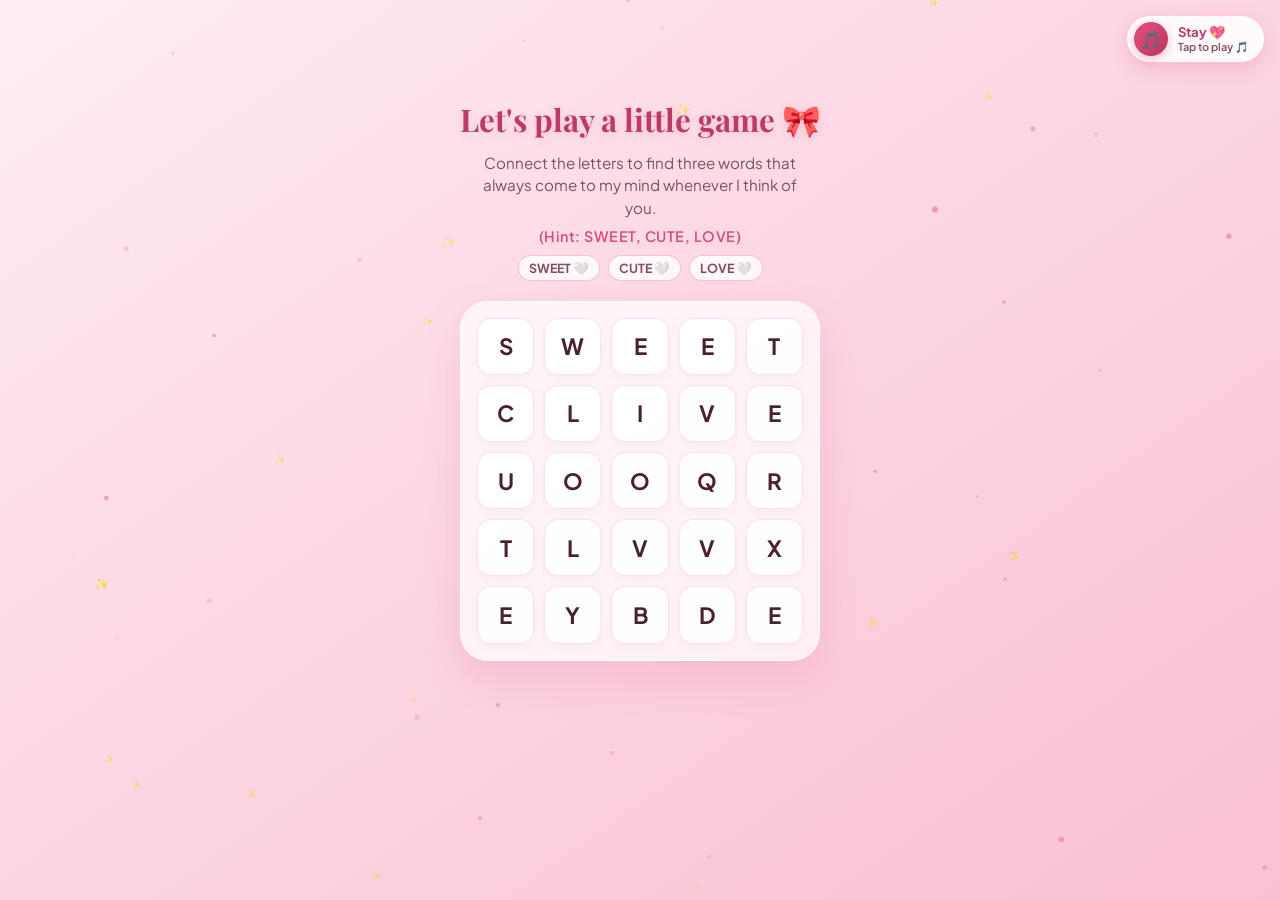
<file: index.html>
<!DOCTYPE html>
<html lang="en">
<head>
  <meta charset="UTF-8">
  <meta name="viewport" content="width=device-width, initial-scale=1.0, maximum-scale=1.0, user-scalable=no">
  <title>A Special Surprise For You 🎀</title>

  <!-- Google Fonts: Playfair Display & Plus Jakarta Sans -->
  <link rel="preconnect" href="https://fonts.googleapis.com">
  <link rel="preconnect" href="https://fonts.gstatic.com" crossorigin>
  <link href="https://fonts.googleapis.com/css2?family=Playfair+Display:ital,wght@0,600;0,700;1,500;1,600&family=Plus+Jakarta+Sans:wght@400;500;600;700&display=swap" rel="stylesheet">

  <link rel="stylesheet" href="style.css">
</head>
<body>

  <!-- Floating Sparkles & Stars Canvas -->
  <canvas id="ambient-canvas"></canvas>

  <!-- Hidden Native Audio Element (High Mobile Compatibility) -->
  <audio id="bg-audio" loop preload="auto" playsinline></audio>

  <!-- Romantic Music Player Banner -->
  <div id="music-banner" class="music-banner" title="Click to play / pause music">
    <div id="music-toggle" class="music-toggle">🎵</div>
    <div class="music-info">
      <span class="music-title">Stay 💖</span>
      <span id="music-status" class="music-sub">Tap to play 🎵</span>
    </div>
  </div>

  <!-- Main Viewport Container -->
  <main class="app-container">

    <!-- ======================================================================
         SCREEN 1: WORD SEARCH GAME ("SWEET, CUTE, LOVE")
         ====================================================================== -->
    <section id="screen-game1" class="screen active">
      <div class="game-header">
        <h1 class="game-title">Let's play a little game 🎀</h1>
        <p class="game-subtitle">
          Connect the letters to find three words that always come to my mind whenever I think of you.
        </p>
        <p class="game-hint">(Hint: SWEET, CUTE, LOVE)</p>

        <!-- Status Badges -->
        <div id="word-badges" class="word-badges"></div>
      </div>

      <!-- 5x5 Word Grid -->
      <div class="word-grid-container">
        <div id="word-grid" class="word-grid"></div>
      </div>

      <!-- Completion Banner -->
      <div class="success-banner">
        <p id="game1-success-text" class="success-text">
          The stars align perfect. You may proceed. ✨
        </p>
      </div>

      <!-- Unlock Next Button -->
      <button id="game1-next-btn" class="romantic-btn">
        Reveal Next ✨
      </button>
    </section>


    <!-- ======================================================================
         SCREEN 2: THE CONFESSION LETTER
         ====================================================================== -->
    <section id="screen-confession" class="screen">
      <div class="confession-card-wrapper">
        <!-- Floating 3D Envelope Seal Badge -->
        <div class="letter-envelope-badge">💌</div>

        <div class="confession-card">
          <h2 class="game-title">My Confession 💌</h2>
          <div id="letter-body" class="letter-body">
            <!-- Dynamically populated from config.js -->
          </div>
        </div>

        <!-- Read On Button -->
        <button id="confession-next-btn" class="romantic-btn">
          Read On 🌸
        </button>
      </div>
    </section>


    <!-- ======================================================================
         SCREEN 3: EMOJI MATCHING MEMORY GAME
         ====================================================================== -->
    <section id="screen-game2" class="screen">
      <div class="game-header">
        <h1 class="game-title">A Little Challenge 🧩</h1>
        <p class="game-subtitle">
          Let's play one more quick game, <span id="recipient-name-game2" style="font-weight: 700; color: var(--primary-pink);">Onaa</span>! Match all the cute emojis to unlock the final surprise I have for you.
        </p>
        <div class="stats-bar">
          <span>Pairs Matched: <strong id="pairs-count" style="color: var(--primary-pink);">0 / 8</strong></span>
        </div>
      </div>

      <!-- 4x4 Memory Card Grid -->
      <div class="memory-grid-container">
        <div id="memory-grid" class="memory-grid"></div>
      </div>

      <!-- Completion Banner -->
      <div class="success-banner">
        <p id="game2-success-text" class="success-text">
          You matched all of them! You're amazing 💖
        </p>
      </div>

      <!-- Unlock Final Surprise Button -->
      <button id="game2-next-btn" class="romantic-btn">
        One Last Thing ✨
      </button>
    </section>


    <!-- ======================================================================
         SCREEN 4: FINAL SURPRISE PHOTO SCRAPBOOK & LOVE NOTE
         ====================================================================== -->
    <section id="screen-surprise" class="screen">
      <div class="scrapbook-container">
        <div class="game-header">
          <h1 class="game-title">Our Favorite Moments 📸</h1>
          <p class="game-subtitle">
            Every moment by your side is a memory I will cherish forever.
          </p>
        </div>

        <!-- Featured Romantic Video (Configurable in config.js) -->
        <div id="video-container" style="width: 100%;"></div>

        <!-- Polaroid Photo Gallery -->
        <div id="photo-gallery" class="photo-gallery">
          <!-- Populated from config.js -->
        </div>

        <!-- Final Love Note Card -->
        <div class="final-love-card">
          <p>
            "No matter where life takes us, my heart will always choose you. I love you so much! ❤️"
          </p>
          <button id="send-love-btn" class="romantic-btn visible">
            Send You A Thousand Hearts 💖
          </button>
        </div>

        <!-- Local Preview Helpers (For testing photos and videos easily) -->
        <div style="display: flex; gap: 8px; flex-wrap: wrap; justify-content: center; margin-top: 16px;">
          <label for="video-uploader" class="customizer-drawer-btn" title="Quick preview with your video">
            🎥 Choose Video (Preview)
          </label>
          <input type="file" id="video-uploader" accept="video/*" style="display: none;">

          <label for="photo-uploader" class="customizer-drawer-btn" title="Quick preview with your real photos">
            📷 Choose Photos (Preview)
          </label>
          <input type="file" id="photo-uploader" accept="image/*" multiple style="display: none;">
        </div>
      </div>
    </section>

  </main>

  <!-- Load Config & App Script (with cache buster) -->
  <script src="config.js?v=3"></script>
  <script src="script.js?v=3"></script>
</body>
</html>
</file>
<file: style.css>
/* ==========================================================================
   💖 ROMANTIC SURPRISE WEBSITE - STYLESHEET
   Aesthetic: Soft Blush Pink, Dreamy Glow, Glassmorphism & Micro-animations
   ========================================================================== */

:root {
  --primary-pink: #d94b76;
  --primary-pink-dark: #b8345c;
  --primary-pink-light: #fce7ef;
  --accent-rose: #be3a64;
  --text-dark: #4a2131;
  --text-muted: #824d62;
  --bg-gradient-start: #ffedf2;
  --bg-gradient-mid: #fcd5e2;
  --bg-gradient-end: #f9c0d4;
  --glass-bg: rgba(255, 255, 255, 0.72);
  --glass-border: rgba(255, 255, 255, 0.85);
  --glass-shadow: 0 16px 40px rgba(217, 75, 118, 0.15);
  --tile-bg: rgba(255, 255, 255, 0.92);
  --tile-matched: #d94b76;
  --radius-lg: 28px;
  --radius-md: 18px;
  --radius-sm: 12px;
  --font-serif: 'Playfair Display', Georgia, serif;
  --font-sans: 'Plus Jakarta Sans', -apple-system, BlinkMacSystemFont, 'Segoe UI', Roboto, sans-serif;
}

* {
  box-sizing: border-box;
  margin: 0;
  padding: 0;
  -webkit-tap-highlight-color: transparent;
  user-select: none;
}

html, body {
  width: 100%;
  min-height: 100vh;
  font-family: var(--font-sans);
  color: var(--text-dark);
  background: linear-gradient(145deg, var(--bg-gradient-start), var(--bg-gradient-mid) 50%, var(--bg-gradient-end));
  background-attachment: fixed;
  overflow-x: hidden;
  position: relative;
}

/* Background floating sparkles & stars canvas */
#ambient-canvas {
  position: fixed;
  top: 0;
  left: 0;
  width: 100%;
  height: 100%;
  pointer-events: none;
  z-index: 1;
}

/* Floating Music Control Banner */
.music-banner {
  position: fixed;
  top: 16px;
  right: 16px;
  z-index: 100;
  display: flex;
  align-items: center;
  gap: 10px;
  background: rgba(255, 255, 255, 0.9);
  backdrop-filter: blur(14px);
  border: 1px solid var(--glass-border);
  padding: 5px 14px 5px 6px;
  border-radius: 30px;
  box-shadow: 0 6px 20px rgba(217, 75, 118, 0.2);
  cursor: pointer;
  transition: transform 0.2s ease, box-shadow 0.2s ease;
  user-select: none;
}

.music-banner:hover {
  transform: scale(1.04);
  box-shadow: 0 8px 24px rgba(217, 75, 118, 0.3);
}

.music-toggle {
  background: linear-gradient(135deg, #e3537e, #b8345c);
  color: #ffffff;
  border: none;
  border-radius: 50%;
  width: 34px;
  height: 34px;
  display: flex;
  align-items: center;
  justify-content: center;
  font-size: 1rem;
  box-shadow: 0 3px 10px rgba(217, 75, 118, 0.35);
  pointer-events: none;
}

.music-banner.playing .music-toggle {
  animation: pulseRotate 4s linear infinite;
}

.music-info {
  display: flex;
  flex-direction: column;
  text-align: left;
}

.music-title {
  font-size: 0.82rem;
  font-weight: 700;
  color: var(--accent-rose);
  line-height: 1.2;
}

.music-sub {
  font-size: 0.68rem;
  color: var(--text-muted);
  font-weight: 600;
}

@keyframes pulseRotate {
  0% { transform: rotate(0deg) scale(1); }
  50% { transform: rotate(180deg) scale(1.08); }
  100% { transform: rotate(360deg) scale(1); }
}

/* App Viewport Container (Mobile-first app frame) */
.app-container {
  position: relative;
  z-index: 10;
  max-width: 430px;
  min-height: 100vh;
  margin: 0 auto;
  padding: 24px 20px 48px;
  display: flex;
  flex-direction: column;
  justify-content: center;
  align-items: center;
}

/* Screen Transitions */
.screen {
  width: 100%;
  display: none;
  opacity: 0;
  transform: translateY(16px) scale(0.98);
  transition: opacity 0.45s cubic-bezier(0.16, 1, 0.3, 1), transform 0.45s cubic-bezier(0.16, 1, 0.3, 1);
}

.screen.active {
  display: flex;
  flex-direction: column;
  align-items: center;
  opacity: 1;
  transform: translateY(0) scale(1);
}

/* Common Header Styles */
.game-header {
  text-align: center;
  margin-bottom: 20px;
}

.game-title {
  font-family: var(--font-serif);
  font-size: 1.95rem;
  font-weight: 700;
  color: var(--accent-rose);
  text-shadow: 0 2px 10px rgba(190, 58, 100, 0.15);
  margin-bottom: 12px;
  display: flex;
  align-items: center;
  justify-content: center;
  gap: 8px;
}

.game-subtitle {
  font-size: 0.95rem;
  line-height: 1.45;
  color: var(--text-muted);
  max-width: 340px;
  margin: 0 auto 8px;
}

.game-hint {
  font-size: 0.9rem;
  font-weight: 600;
  color: var(--primary-pink);
  letter-spacing: 0.5px;
}

/* Checklist Badges for Found Words */
.word-badges {
  display: flex;
  justify-content: center;
  gap: 8px;
  margin-top: 10px;
  flex-wrap: wrap;
}

.word-badge {
  background: rgba(255, 255, 255, 0.8);
  border: 1px solid rgba(217, 75, 118, 0.3);
  padding: 4px 10px;
  border-radius: 20px;
  font-size: 0.78rem;
  font-weight: 700;
  color: var(--text-muted);
  transition: all 0.3s ease;
}

.word-badge.found {
  background: var(--primary-pink);
  color: #fff;
  border-color: var(--primary-pink-dark);
  box-shadow: 0 2px 8px rgba(217, 75, 118, 0.4);
  transform: scale(1.05);
}

/* ==========================================================================
   GAME 1: WORD SEARCH GRID (5x5)
   ========================================================================== */
.word-grid-container {
  background: var(--glass-bg);
  backdrop-filter: blur(16px);
  border: 1px solid var(--glass-border);
  box-shadow: var(--glass-shadow);
  border-radius: var(--radius-lg);
  padding: 16px;
  width: 100%;
  max-width: 360px;
  margin: 0 auto 16px;
  touch-action: none;
}

.word-grid {
  display: grid;
  grid-template-columns: repeat(5, 1fr);
  gap: 10px;
  width: 100%;
}

.tile {
  aspect-ratio: 1;
  background: var(--tile-bg);
  border: 1.5px solid rgba(255, 220, 230, 0.9);
  border-radius: 14px;
  display: flex;
  align-items: center;
  justify-content: center;
  font-size: 1.4rem;
  font-weight: 700;
  color: var(--text-dark);
  cursor: pointer;
  box-shadow: 0 4px 10px rgba(0, 0, 0, 0.03);
  transition: transform 0.18s cubic-bezier(0.34, 1.56, 0.64, 1), background-color 0.25s ease, box-shadow 0.25s ease, color 0.2s ease;
  user-select: none;
}

.tile:hover {
  transform: translateY(-2px);
  box-shadow: 0 6px 14px rgba(217, 75, 118, 0.18);
}

.tile:active {
  transform: scale(0.94);
}

.tile.selecting {
  background: #f8b4c8;
  color: #fff;
  border-color: #f29bb5;
  transform: scale(0.96);
}

.tile.matched {
  background: var(--tile-matched);
  color: #ffffff;
  border-color: #f7a4bf;
  box-shadow: 0 0 16px rgba(217, 75, 118, 0.55);
  animation: matchedBounce 0.4s cubic-bezier(0.34, 1.56, 0.64, 1);
}

@keyframes matchedBounce {
  0% { transform: scale(0.85); }
  50% { transform: scale(1.12); }
  100% { transform: scale(1); }
}

/* Success Message Banner */
.success-banner {
  text-align: center;
  margin-top: 8px;
  min-height: 28px;
}

.success-text {
  font-family: var(--font-serif);
  font-size: 1rem;
  font-style: italic;
  font-weight: 600;
  color: var(--accent-rose);
  opacity: 0;
  transform: translateY(6px);
  transition: all 0.4s ease;
}

.success-text.show {
  opacity: 1;
  transform: translateY(0);
}

/* Romantic Action Buttons */
.romantic-btn {
  background: linear-gradient(135deg, #e3537e, #b8345c);
  color: #ffffff;
  border: none;
  border-radius: 30px;
  padding: 14px 34px;
  font-family: var(--font-sans);
  font-size: 1.05rem;
  font-weight: 700;
  letter-spacing: 0.3px;
  cursor: pointer;
  box-shadow: 0 8px 24px rgba(217, 75, 118, 0.4);
  transition: all 0.3s cubic-bezier(0.16, 1, 0.3, 1);
  display: inline-flex;
  align-items: center;
  justify-content: center;
  gap: 8px;
  margin-top: 16px;
  opacity: 0;
  visibility: hidden;
  transform: translateY(10px) scale(0.95);
}

.romantic-btn.visible {
  opacity: 1;
  visibility: visible;
  transform: translateY(0) scale(1);
  animation: gentlePulse 2.5s infinite;
}

.romantic-btn:hover {
  transform: translateY(-2px) scale(1.03);
  box-shadow: 0 12px 28px rgba(217, 75, 118, 0.55);
}

.romantic-btn:active {
  transform: scale(0.96);
}

@keyframes gentlePulse {
  0%, 100% { box-shadow: 0 8px 24px rgba(217, 75, 118, 0.4); }
  50% { box-shadow: 0 10px 32px rgba(217, 75, 118, 0.7); }
}

/* ==========================================================================
   STEP 2: CONFESSION LETTER CARD
   ========================================================================== */
.confession-card-wrapper {
  width: 100%;
  max-width: 380px;
  display: flex;
  flex-direction: column;
  align-items: center;
}

.letter-envelope-badge {
  width: 60px;
  height: 48px;
  background: rgba(255, 255, 255, 0.9);
  backdrop-filter: blur(8px);
  border: 1.5px solid rgba(255, 255, 255, 0.95);
  border-radius: 12px;
  display: flex;
  align-items: center;
  justify-content: center;
  margin-bottom: -22px;
  position: relative;
  z-index: 20;
  box-shadow: 0 8px 20px rgba(217, 75, 118, 0.25);
  font-size: 1.6rem;
}

.confession-card {
  width: 100%;
  background: var(--glass-bg);
  backdrop-filter: blur(20px);
  border: 1.5px solid var(--glass-border);
  box-shadow: var(--glass-shadow);
  border-radius: var(--radius-lg);
  padding: 38px 22px 24px;
  position: relative;
  z-index: 10;
}

.confession-card .game-title {
  font-size: 1.8rem;
  margin-bottom: 20px;
}

.letter-body {
  max-height: 340px;
  overflow-y: auto;
  padding-right: 8px;
  display: flex;
  flex-direction: column;
  gap: 16px;
  line-height: 1.7;
  font-size: 1rem;
  color: #55273a;
  text-align: left;
}

/* Custom Scrollbar for letter */
.letter-body::-webkit-scrollbar {
  width: 6px;
}
.letter-body::-webkit-scrollbar-track {
  background: rgba(255, 255, 255, 0.3);
  border-radius: 10px;
}
.letter-body::-webkit-scrollbar-thumb {
  background: rgba(217, 75, 118, 0.45);
  border-radius: 10px;
}

/* ==========================================================================
   GAME 2: EMOJI MATCHING MEMORY GAME (4x4)
   ========================================================================== */
.memory-grid-container {
  background: var(--glass-bg);
  backdrop-filter: blur(16px);
  border: 1px solid var(--glass-border);
  box-shadow: var(--glass-shadow);
  border-radius: var(--radius-lg);
  padding: 16px;
  width: 100%;
  max-width: 360px;
  margin: 0 auto 16px;
  perspective: 1000px;
}

.memory-grid {
  display: grid;
  grid-template-columns: repeat(4, 1fr);
  gap: 10px;
  width: 100%;
}

.memory-card {
  aspect-ratio: 1;
  position: relative;
  cursor: pointer;
  transform-style: preserve-3d;
  transition: transform 0.4s cubic-bezier(0.175, 0.885, 0.32, 1.275);
}

.memory-card:active {
  transform: scale(0.94);
}

.memory-card.flipped {
  transform: rotateY(180deg);
}

.card-face {
  position: absolute;
  width: 100%;
  height: 100%;
  border-radius: 14px;
  backface-visibility: hidden;
  -webkit-backface-visibility: hidden;
  display: flex;
  align-items: center;
  justify-content: center;
  box-shadow: 0 4px 10px rgba(0, 0, 0, 0.04);
}

/* Card Back (hidden state) */
.card-back {
  background: var(--tile-bg);
  border: 1.5px solid rgba(255, 220, 230, 0.9);
  color: #e587a4;
  font-size: 1.3rem;
  transition: background 0.2s;
}

.memory-card:hover .card-back {
  background: #ffffff;
  border-color: #f7a4bf;
}

/* Card Front (revealed emoji) */
.card-front {
  background: #ffffff;
  border: 1.5px solid rgba(255, 200, 218, 0.9);
  font-size: 1.8rem;
  transform: rotateY(180deg);
}

/* When card is matched */
.memory-card.matched .card-front {
  background: var(--tile-matched);
  border-color: #f28bab;
  box-shadow: 0 0 16px rgba(217, 75, 118, 0.5);
  animation: matchedBounce 0.4s cubic-bezier(0.34, 1.56, 0.64, 1);
}

.stats-bar {
  display: flex;
  justify-content: center;
  gap: 16px;
  font-size: 0.88rem;
  font-weight: 600;
  color: var(--text-muted);
  margin-bottom: 8px;
}

/* ==========================================================================
   STEP 4: FINAL SURPRISE PHOTO SCRAPBOOK
   ========================================================================== */
.scrapbook-container {
  width: 100%;
  max-width: 400px;
  display: flex;
  flex-direction: column;
  align-items: center;
  gap: 22px;
}

.photo-gallery {
  display: flex;
  flex-direction: column;
  gap: 24px;
  width: 100%;
  padding: 10px 0;
}

/* Romantic Video Player Card */
.video-card {
  width: 100%;
  background: #ffffff;
  padding: 14px 14px 20px;
  border-radius: var(--radius-md);
  box-shadow: 0 14px 34px rgba(184, 52, 92, 0.18);
  position: relative;
  margin-bottom: 24px;
  transition: transform 0.3s ease, box-shadow 0.3s ease;
}

.video-card:hover {
  transform: translateY(-2px);
  box-shadow: 0 18px 40px rgba(184, 52, 92, 0.26);
}

.video-card::before {
  content: '';
  position: absolute;
  top: -10px;
  left: 50%;
  transform: translateX(-50%);
  width: 70px;
  height: 20px;
  background: rgba(255, 185, 208, 0.75);
  box-shadow: 0 2px 4px rgba(0,0,0,0.06);
  border-left: 2px dashed rgba(255, 255, 255, 0.6);
  border-right: 2px dashed rgba(255, 255, 255, 0.6);
  backdrop-filter: blur(2px);
  z-index: 5;
}

.video-wrapper {
  width: 100%;
  border-radius: 12px;
  overflow: hidden;
  background: #000000;
  box-shadow: inset 0 0 10px rgba(0,0,0,0.2);
  display: flex;
  align-items: center;
  justify-content: center;
  position: relative;
}

.video-wrapper video {
  width: 100%;
  max-height: 480px;
  object-fit: contain;
  display: block;
  border-radius: 12px;
}

.video-wrapper iframe {
  width: 100%;
  aspect-ratio: 16/9;
  border: none;
  border-radius: 12px;
  display: block;
}

.video-caption {
  font-family: var(--font-serif);
  font-style: italic;
  font-size: 1.05rem;
  color: #4b2333;
  margin-top: 14px;
  text-align: center;
}

/* Polaroid Card Style */
.polaroid {
  background: #ffffff;
  padding: 12px 12px 12px;
  border-radius: 10px;
  box-shadow: 0 12px 30px rgba(184, 52, 92, 0.16);
  position: relative;
  transition: transform 0.3s ease, box-shadow 0.3s ease;
  cursor: pointer;
}

.polaroid:hover {
  transform: scale(1.03) rotate(0deg) !important;
  box-shadow: 0 16px 36px rgba(184, 52, 92, 0.26);
  z-index: 5;
}

/* Cute washi tape sticker at top of polaroid */
.polaroid::before {
  content: '';
  position: absolute;
  top: -10px;
  left: 50%;
  transform: translateX(-50%);
  width: 60px;
  height: 18px;
  background: rgba(255, 200, 218, 0.7);
  box-shadow: 0 2px 4px rgba(0,0,0,0.06);
  border-left: 2px dashed rgba(255, 255, 255, 0.6);
  border-right: 2px dashed rgba(255, 255, 255, 0.6);
  backdrop-filter: blur(2px);
}

.polaroid-img-wrapper {
  width: 100%;
  aspect-ratio: 4/3;
  overflow: hidden;
  border-radius: 4px;
  background: #f7d7e3;
  display: flex;
  align-items: center;
  justify-content: center;
}

.polaroid-img-wrapper img {
  width: 100%;
  height: 100%;
  object-fit: cover;
  transition: transform 0.5s ease;
}

.polaroid:hover img {
  transform: scale(1.05);
}

.polaroid-caption {
  font-family: var(--font-serif);
  font-style: italic;
  font-size: 1rem;
  color: #4b2333;
  margin-top: 12px;
  text-align: center;
}

/* Final Message Card */
.final-love-card {
  background: var(--glass-bg);
  backdrop-filter: blur(16px);
  border: 1.5px solid var(--glass-border);
  box-shadow: var(--glass-shadow);
  border-radius: var(--radius-lg);
  padding: 24px;
  text-align: center;
  width: 100%;
  margin-top: 10px;
}

.final-love-card p {
  font-family: var(--font-serif);
  font-size: 1.15rem;
  font-style: italic;
  line-height: 1.6;
  color: var(--accent-rose);
  margin-bottom: 16px;
}

/* Quick photo upload button helper (for the boyfriend to easily test/swap photos) */
.customizer-drawer-btn {
  margin-top: 20px;
  background: transparent;
  border: 1px dashed rgba(217, 75, 118, 0.4);
  color: var(--text-muted);
  font-size: 0.8rem;
  padding: 6px 14px;
  border-radius: 20px;
  cursor: pointer;
  transition: all 0.2s;
}

.customizer-drawer-btn:hover {
  background: rgba(255, 255, 255, 0.6);
  color: var(--primary-pink);
  border-color: var(--primary-pink);
}

/* Interactive Floating Hearts Explosion */
.floating-heart {
  position: fixed;
  pointer-events: none;
  z-index: 999;
  font-size: 1.5rem;
  animation: floatUp 2s cubic-bezier(0.2, 0.8, 0.2, 1) forwards;
}

@keyframes floatUp {
  0% {
    opacity: 1;
    transform: translateY(0) scale(0.6) rotate(0deg);
  }
  100% {
    opacity: 0;
    transform: translateY(-220px) scale(1.4) rotate(25deg);
  }
}

/* Responsive adjustments */
@media (max-width: 380px) {
  .game-title {
    font-size: 1.65rem;
  }
  .tile {
    font-size: 1.2rem;
  }
  .card-front {
    font-size: 1.5rem;
  }
}
</file>
